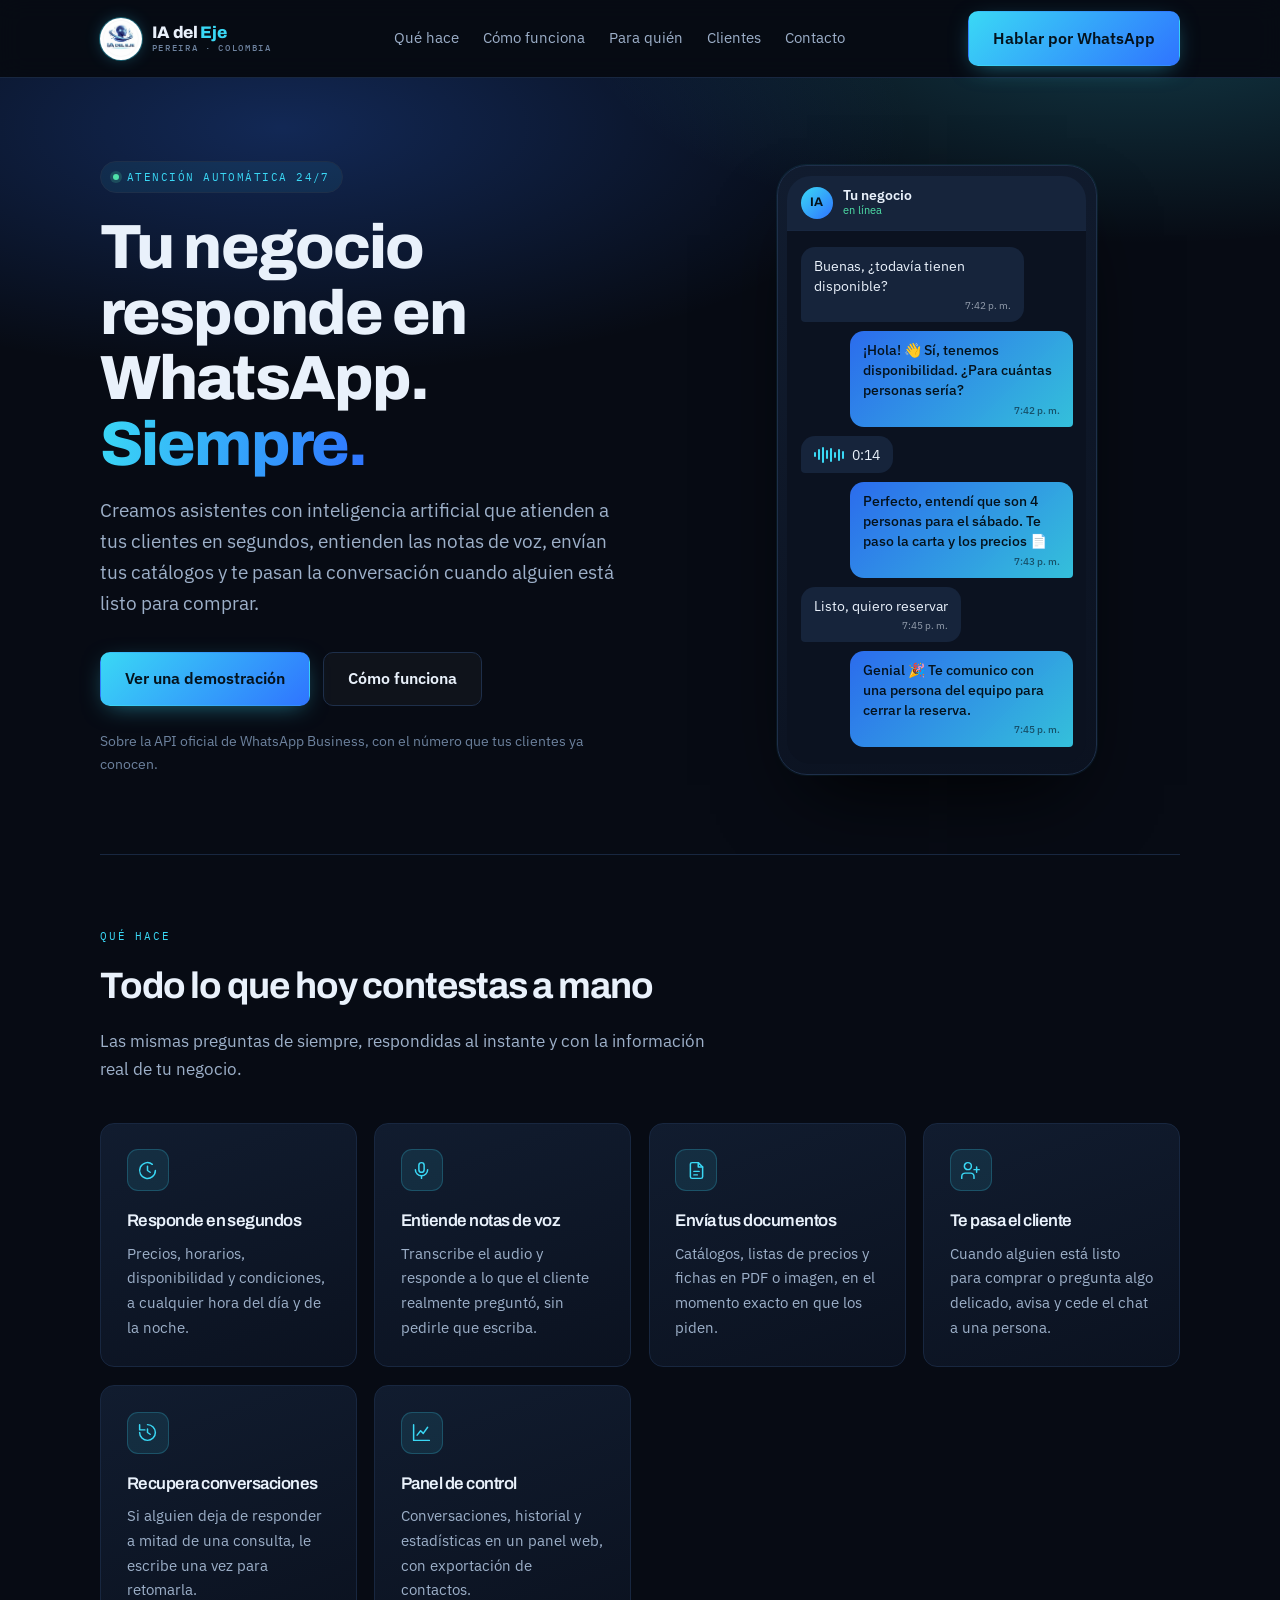
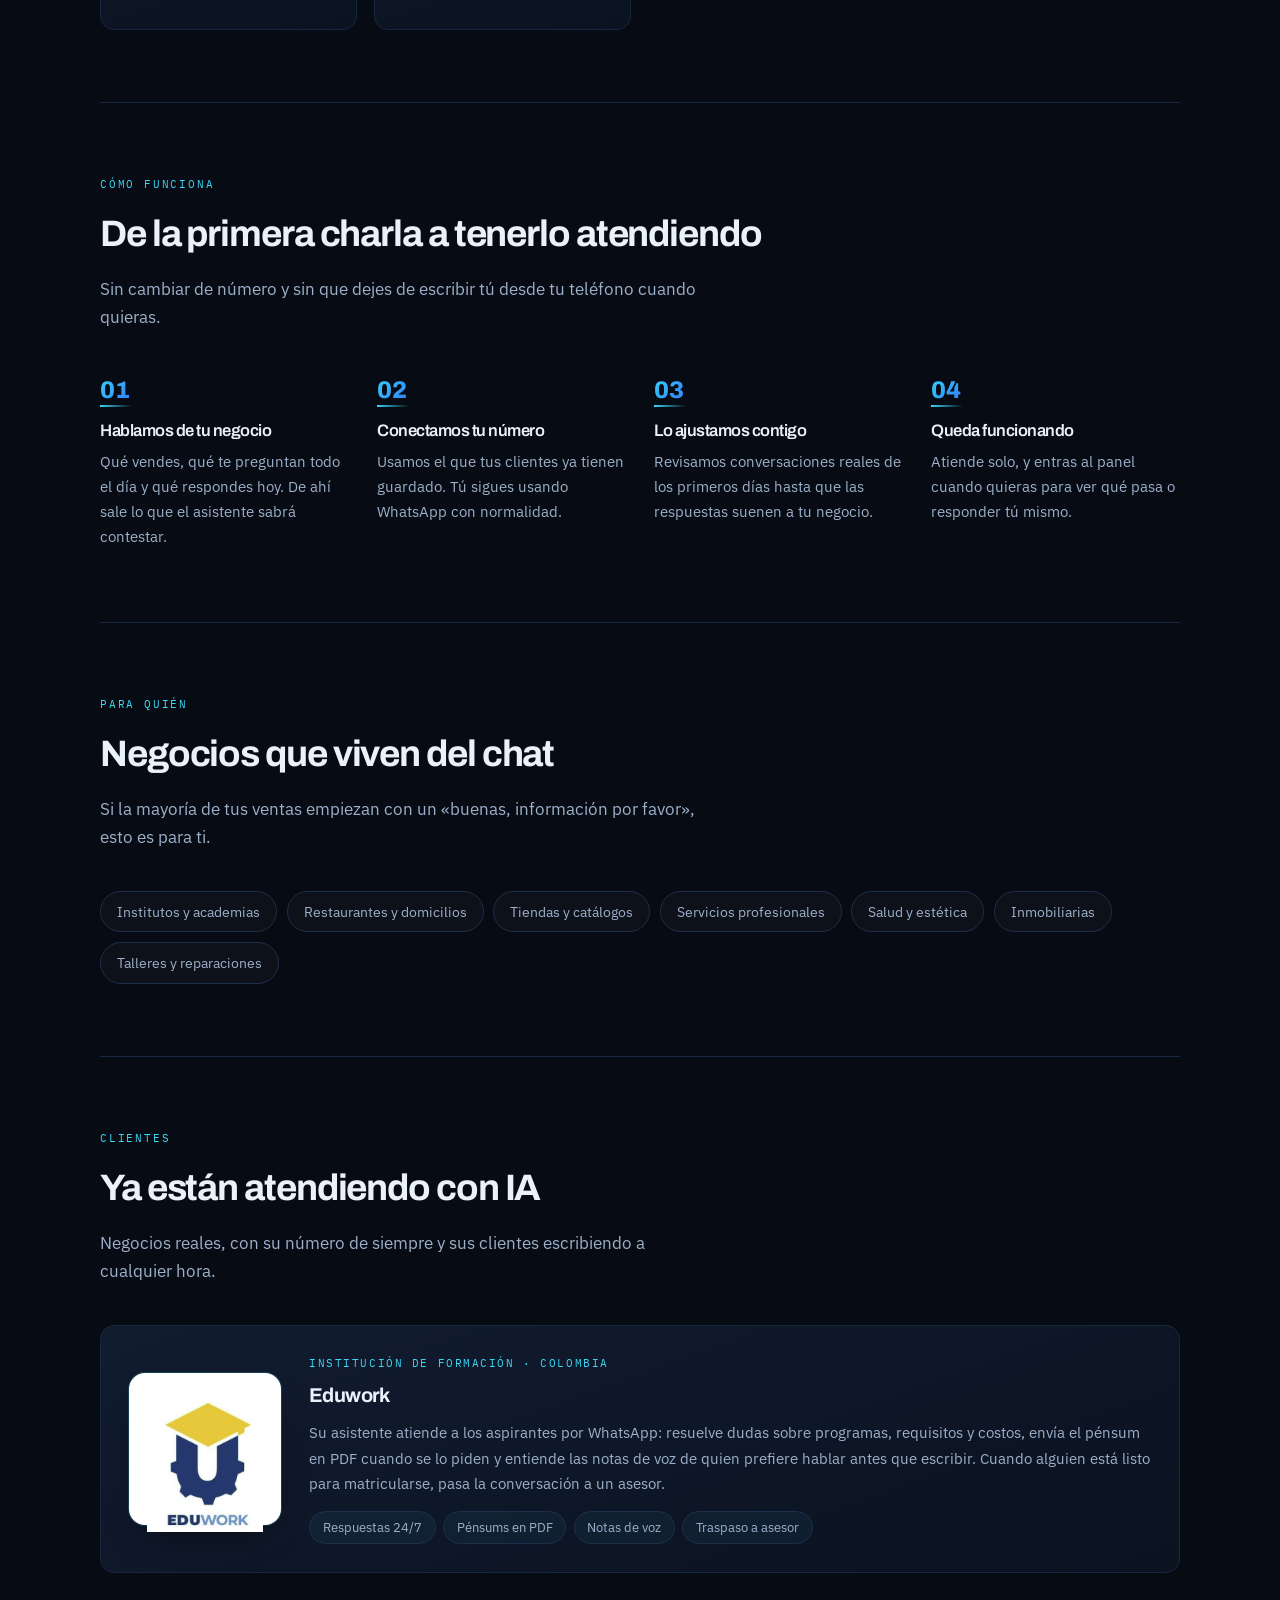
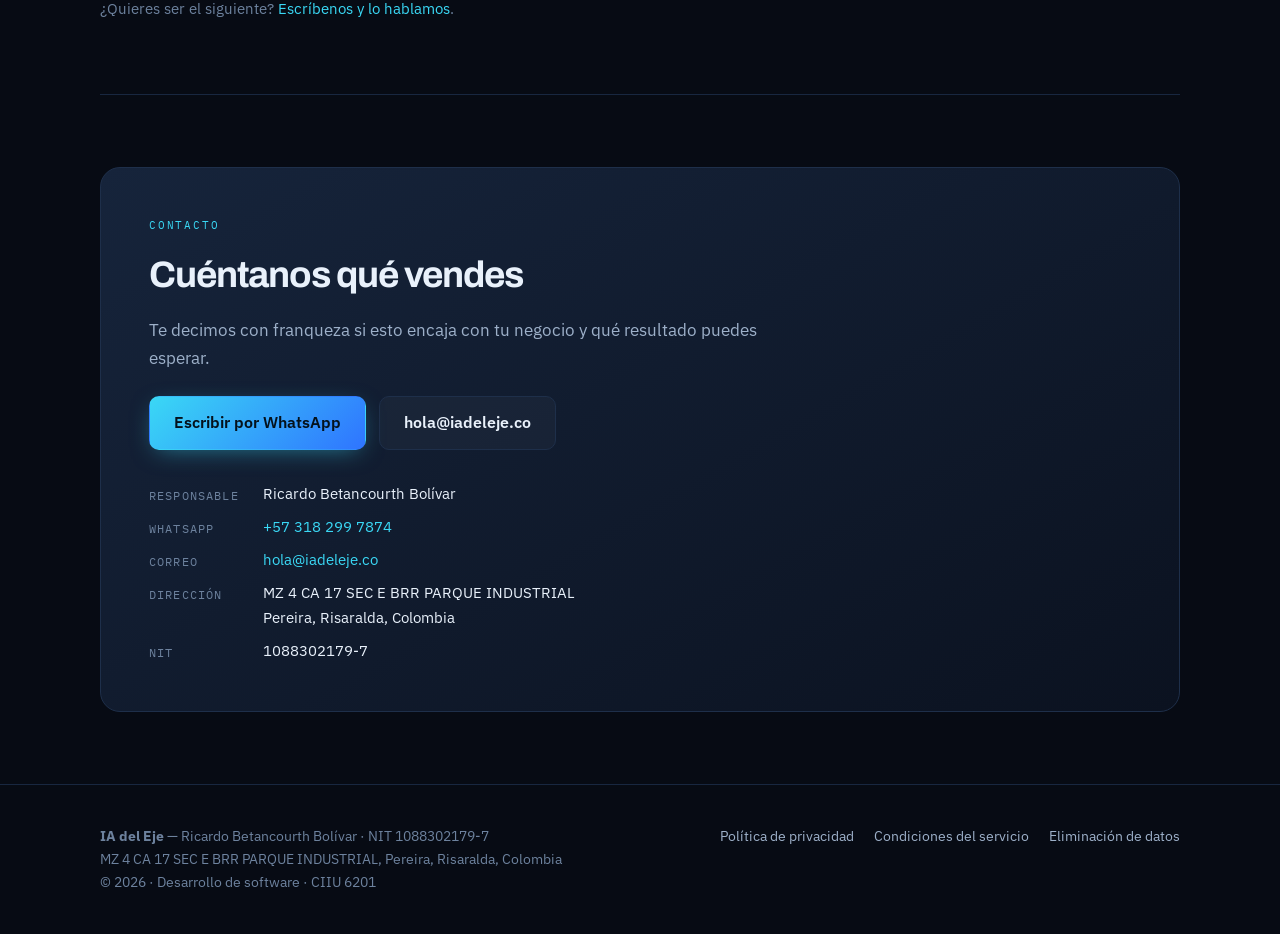
<file: index.html>
<!doctype html>
<html lang="es">
<head>
<meta charset="utf-8">
<meta name="viewport" content="width=device-width, initial-scale=1">
<title>IA del Eje — Asistentes de WhatsApp con inteligencia artificial</title>
<meta name="description" content="Asistentes de WhatsApp con IA para negocios que venden por chat: responden en segundos, entienden notas de voz, envían tus catálogos y te pasan el cliente cuando está listo para comprar. Pereira, Colombia.">
<link rel="canonical" href="https://iadeleje.co/">
<meta property="og:title" content="IA del Eje — Asistentes de WhatsApp con IA">
<meta property="og:description" content="Tu negocio responde en WhatsApp. Siempre.">
<meta property="og:url" content="https://iadeleje.co/">
<meta property="og:type" content="website">
<meta name="theme-color" content="#070b14">
<link rel="icon" href="logo.png">
<link rel="preconnect" href="https://fonts.googleapis.com">
<link rel="preconnect" href="https://fonts.gstatic.com" crossorigin>
<link rel="stylesheet" href="https://fonts.googleapis.com/css2?family=Archivo:wght@600;700;800&family=IBM+Plex+Sans:wght@400;500;600&family=IBM+Plex+Mono:wght@500&display=swap">
<style>
  :root{
    --void:#070b14; --deep:#0b1220; --panel:#111c2f; --panel-2:#16243b;
    --line:#1e2f4a; --line-soft:#182740;
    --ink:#e9f1fb; --ink-mid:#9db0c9; --ink-soft:#6d829e;
    --cyan:#3ad8f5; --blue:#2f74ff; --mint:#4fe0a8;
    --on-accent:#04121c;
    --r:14px;
  }
  *{box-sizing:border-box}
  html{scroll-behavior:smooth}
  body{
    margin:0; background:var(--void); color:var(--ink);
    font-family:"IBM Plex Sans",system-ui,-apple-system,"Segoe UI",sans-serif;
    font-size:17px; line-height:1.65; -webkit-text-size-adjust:100%;
    overflow-x:hidden;
  }
  .wrap{max-width:70rem;margin:0 auto;padding:0 1.25rem}
  h1,h2,h3{font-family:Archivo,system-ui,sans-serif;letter-spacing:-.03em;text-wrap:balance;margin:0}
  a{color:inherit}
  img{max-width:100%;height:auto;display:block}

  /* ── navegación ── */
  .nav{position:sticky;top:0;z-index:50;background:rgba(7,11,20,.82);backdrop-filter:blur(12px);border-bottom:1px solid var(--line-soft)}
  .nav .wrap{display:flex;align-items:center;justify-content:space-between;gap:1rem;padding-top:.7rem;padding-bottom:.7rem}
  .marca{display:flex;align-items:center;gap:.6rem;text-decoration:none}
  .marca .logo{width:42px;height:42px;border-radius:50%;flex:none;object-fit:cover;background:#fff;box-shadow:0 0 0 1px rgba(58,216,245,.35),0 0 18px -4px rgba(58,216,245,.45)}
  .marca .txt{font-family:Archivo,sans-serif;font-weight:800;font-size:1.05rem;letter-spacing:-.02em;line-height:1.1}
  .marca .txt em{font-style:normal;color:var(--cyan)}
  .marca .txt small{display:block;font-family:"IBM Plex Mono",monospace;font-size:.58rem;font-weight:500;letter-spacing:.18em;color:var(--ink-soft);text-transform:uppercase}
  .nav nav{display:flex;gap:1.5rem;font-size:.92rem}
  .nav nav a{color:var(--ink-mid);text-decoration:none;transition:color .15s}
  .nav nav a:hover{color:var(--cyan)}
  @media(max-width:62rem){.nav nav{display:none}}
  @media(max-width:30rem){.nav .btn{display:none}}

  /* ── botones ── */
  .btn{display:inline-flex;align-items:center;gap:.5rem;padding:.85rem 1.5rem;border-radius:10px;
    font-weight:600;font-size:.97rem;text-decoration:none;border:1px solid transparent;
    transition:transform .15s,box-shadow .15s,background .15s,border-color .15s}
  .btn:hover{transform:translateY(-2px)}
  .btn:focus-visible{outline:2px solid var(--cyan);outline-offset:3px}
  .btn-p{background:linear-gradient(135deg,var(--cyan),var(--blue));color:var(--on-accent);
    box-shadow:0 6px 24px -8px rgba(58,216,245,.55)}
  .btn-p:hover{box-shadow:0 12px 32px -8px rgba(58,216,245,.7)}
  .btn-s{border-color:var(--line);color:var(--ink);background:rgba(255,255,255,.03)}
  .btn-s:hover{border-color:var(--cyan);color:var(--cyan)}

  /* ── portada ── */
  .hero{position:relative;padding:4.5rem 0 4rem;overflow:hidden}
  .hero::before{content:"";position:absolute;inset:-30% -20% auto -20%;height:44rem;pointer-events:none;
    background:radial-gradient(50% 50% at 30% 40%,rgba(47,116,255,.28),transparent 70%),
               radial-gradient(45% 45% at 78% 25%,rgba(58,216,245,.22),transparent 70%)}
  .hero .wrap{position:relative;display:grid;grid-template-columns:1.05fr .95fr;gap:3.5rem;align-items:center}
  @media(max-width:62rem){.hero .wrap{grid-template-columns:1fr;gap:2.75rem}}
  .pill{display:inline-flex;align-items:center;gap:.5rem;font-family:"IBM Plex Mono",monospace;
    font-size:.7rem;letter-spacing:.13em;text-transform:uppercase;color:var(--cyan);
    border:1px solid var(--line);background:rgba(58,216,245,.07);padding:.35rem .75rem;border-radius:99px;margin-bottom:1.4rem}
  .pill .dot{width:6px;height:6px;border-radius:50%;background:var(--mint);box-shadow:0 0 0 3px rgba(79,224,168,.18)}
  .hero h1{font-size:clamp(2.3rem,6.2vw,3.9rem);font-weight:800;line-height:1.05;margin-bottom:1.1rem}
  .hero h1 em{font-style:normal;background:linear-gradient(100deg,var(--cyan),var(--blue));
    -webkit-background-clip:text;background-clip:text;color:transparent}
  .hero p.lead{font-size:clamp(1.03rem,2.2vw,1.18rem);color:var(--ink-mid);max-width:34rem;margin:0 0 2rem}
  .acciones{display:flex;flex-wrap:wrap;gap:.8rem}
  .bajo{margin-top:1.5rem;font-size:.86rem;color:var(--ink-soft)}

  /* ── teléfono ── */
  .fono{justify-self:center;width:min(20rem,100%);border-radius:30px;border:1px solid var(--line);
    background:linear-gradient(160deg,var(--panel),var(--deep));padding:.6rem;
    box-shadow:0 40px 80px -30px rgba(0,0,0,.9),0 0 0 1px rgba(58,216,245,.08)}
  .fono .barra{display:flex;align-items:center;gap:.6rem;padding:.7rem .85rem;border-radius:24px 24px 0 0;
    background:var(--panel-2);border-bottom:1px solid var(--line-soft)}
  .fono .av{width:32px;height:32px;border-radius:50%;flex:none;
    background:linear-gradient(135deg,var(--cyan),var(--blue));display:grid;place-items:center;
    font-family:Archivo,sans-serif;font-weight:700;font-size:.78rem;color:var(--on-accent)}
  .fono .quien{font-size:.85rem;font-weight:600;line-height:1.25}
  .fono .quien span{display:block;font-size:.68rem;font-weight:400;color:var(--mint)}
  .chats{padding:1rem .85rem 1.1rem;display:flex;flex-direction:column;gap:.55rem;
    background:var(--deep);border-radius:0 0 24px 24px;min-height:20rem}
  .msg{max-width:82%;padding:.55rem .8rem;border-radius:14px;font-size:.87rem;line-height:1.45;
    opacity:0;transform:translateY(8px);animation:aparece .45s ease forwards}
  .msg.ent{align-self:flex-start;background:var(--panel-2);border-bottom-left-radius:4px}
  .msg.sal{align-self:flex-end;background:linear-gradient(135deg,rgba(47,116,255,.92),rgba(58,216,245,.88));
    color:var(--on-accent);border-bottom-right-radius:4px;font-weight:500}
  .msg .hora{display:block;font-size:.62rem;opacity:.6;margin-top:.2rem;text-align:right}
  .msg.audio{display:flex;align-items:center;gap:.5rem}
  .onda{display:flex;align-items:center;gap:2px;height:16px}
  .onda i{width:2px;border-radius:2px;background:var(--cyan);display:block}
  @keyframes aparece{to{opacity:1;transform:none}}
  @media(prefers-reduced-motion:reduce){.msg{animation:none;opacity:1;transform:none}}

  /* ── secciones ── */
  section.bloque{padding:4.5rem 0;border-top:1px solid var(--line-soft)}
  .eyebrow{font-family:"IBM Plex Mono",monospace;font-size:.7rem;letter-spacing:.16em;
    text-transform:uppercase;color:var(--cyan);margin:0 0 .7rem}
  h2{font-size:clamp(1.6rem,4vw,2.3rem);font-weight:700;margin-bottom:.6rem}
  .sub{color:var(--ink-mid);max-width:38rem;margin:0 0 2.5rem}

  .rejilla{display:grid;grid-template-columns:repeat(auto-fit,minmax(16rem,1fr));gap:1.1rem}
  .card{background:linear-gradient(160deg,var(--panel),var(--deep));border:1px solid var(--line-soft);
    border-radius:var(--r);padding:1.6rem;transition:border-color .2s,transform .2s}
  .card:hover{border-color:var(--line);transform:translateY(-3px)}
  .card .ico{width:42px;height:42px;border-radius:11px;display:grid;place-items:center;margin-bottom:1rem;
    background:rgba(58,216,245,.1);border:1px solid rgba(58,216,245,.22)}
  .card .ico svg{width:21px;height:21px;stroke:var(--cyan);fill:none;stroke-width:1.7;
    stroke-linecap:round;stroke-linejoin:round}
  .card h3{font-size:1.06rem;font-weight:600;margin-bottom:.4rem}
  .card p{margin:0;color:var(--ink-mid);font-size:.94rem}

  /* pasos: es una secuencia real, por eso van numerados */
  ol.pasos{list-style:none;counter-reset:s;margin:0;padding:0;
    display:grid;grid-template-columns:repeat(auto-fit,minmax(14rem,1fr));gap:1.75rem}
  ol.pasos li{counter-increment:s;position:relative;padding-top:2.9rem}
  ol.pasos li::before{content:counter(s,decimal-leading-zero);position:absolute;top:0;left:0;
    font-family:Archivo,sans-serif;font-weight:800;font-size:1.5rem;
    background:linear-gradient(135deg,var(--cyan),var(--blue));-webkit-background-clip:text;
    background-clip:text;color:transparent}
  ol.pasos li::after{content:"";position:absolute;top:2.15rem;left:0;width:2rem;height:2px;
    background:linear-gradient(90deg,var(--cyan),transparent)}
  ol.pasos h3{font-size:1.04rem;font-weight:600;margin-bottom:.35rem}
  ol.pasos p{margin:0;color:var(--ink-mid);font-size:.94rem}

  .sectores{display:flex;flex-wrap:wrap;gap:.6rem}
  .sector{border:1px solid var(--line);background:rgba(255,255,255,.025);border-radius:99px;
    padding:.5rem 1rem;font-size:.9rem;color:var(--ink-mid)}

  /* ── clientes ── */
  .cliente{display:grid;grid-template-columns:auto 1fr;gap:1.75rem;align-items:center;
    background:linear-gradient(160deg,var(--panel),var(--deep));border:1px solid var(--line-soft);
    border-radius:var(--r);padding:1.75rem}
  @media(max-width:40rem){.cliente{grid-template-columns:1fr;gap:1.25rem;text-align:left}}
  .cliente .placa{width:9.5rem;height:9.5rem;border-radius:16px;background:#fff;flex:none;
    display:grid;place-items:center;padding:1.1rem;
    box-shadow:0 0 0 1px rgba(58,216,245,.2),0 18px 40px -22px rgba(0,0,0,.9)}
  @media(max-width:40rem){.cliente .placa{width:7.5rem;height:7.5rem;padding:.9rem}}
  .cliente .placa img{max-width:100%;max-height:100%;object-fit:contain}
  .cliente .quien{font-family:"IBM Plex Mono",monospace;font-size:.7rem;letter-spacing:.14em;
    text-transform:uppercase;color:var(--cyan);margin:0 0 .45rem}
  .cliente h3{font-size:1.25rem;font-weight:700;margin-bottom:.5rem}
  .cliente p{margin:0 0 .9rem;color:var(--ink-mid);font-size:.96rem}
  .cliente ul{list-style:none;margin:0;padding:0;display:flex;flex-wrap:wrap;gap:.45rem}
  .cliente li{font-size:.83rem;color:var(--ink-mid);border:1px solid var(--line);
    background:rgba(58,216,245,.05);border-radius:99px;padding:.3rem .8rem}
  .siguiente{margin:1.5rem 0 0;color:var(--ink-soft);font-size:.92rem}
  .siguiente a{color:var(--cyan);text-decoration:none}
  .siguiente a:hover{text-decoration:underline}

  /* ── contacto ── */
  .cta{position:relative;border-radius:20px;overflow:hidden;border:1px solid var(--line);
    background:linear-gradient(150deg,var(--panel-2),var(--deep));padding:clamp(1.75rem,5vw,3rem)}
  .cta::before{content:"";position:absolute;inset:auto -10% -60% 40%;height:22rem;pointer-events:none;
    background:radial-gradient(50% 50% at 50% 50%,rgba(58,216,245,.2),transparent 70%)}
  .cta > *{position:relative}
  dl.datos{display:grid;grid-template-columns:auto 1fr;gap:.5rem 1.5rem;margin:2rem 0 0;font-size:.94rem}
  dl.datos dt{color:var(--ink-soft);font-family:"IBM Plex Mono",monospace;font-size:.72rem;
    letter-spacing:.1em;text-transform:uppercase;padding-top:.25rem}
  dl.datos dd{margin:0}
  dl.datos a{color:var(--cyan);text-decoration:none}
  dl.datos a:hover{text-decoration:underline}
  @media(max-width:34rem){dl.datos{grid-template-columns:1fr;gap:.15rem}dl.datos dd{margin-bottom:.9rem}}

  /* ── pie ── */
  footer.pie{border-top:1px solid var(--line-soft);padding:2.5rem 0;font-size:.87rem;color:var(--ink-soft)}
  footer.pie .wrap{display:flex;flex-wrap:wrap;gap:1.25rem;justify-content:space-between}
  footer.pie a{color:var(--ink-mid);text-decoration:none}
  footer.pie a:hover{color:var(--cyan)}
  footer.pie .legal{display:flex;flex-wrap:wrap;gap:.4rem 1.25rem;align-content:start}
</style>
</head>
<body>

<header class="nav">
  <div class="wrap">
    <a class="marca" href="/">
      <img class="logo" src="logo.png" alt="IA del Eje" onerror="this.replaceWith(marcaRespaldo())">
      <span class="txt">IA del <em>Eje</em><small>Pereira · Colombia</small></span>
    </a>
    <nav>
      <a href="#servicio">Qué hace</a>
      <a href="#como">Cómo funciona</a>
      <a href="#sectores">Para quién</a>
      <a href="#clientes">Clientes</a>
      <a href="#contacto">Contacto</a>
    </nav>
    <a class="btn btn-p" href="https://wa.me/573182997874">Hablar por WhatsApp</a>
  </div>
</header>

<main>

  <section class="hero">
    <div class="wrap">
      <div>
        <p class="pill"><span class="dot"></span> Atención automática 24/7</p>
        <h1>Tu negocio responde en WhatsApp. <em>Siempre.</em></h1>
        <p class="lead">
          Creamos asistentes con inteligencia artificial que atienden a tus clientes en
          segundos, entienden las notas de voz, envían tus catálogos y te pasan la
          conversación cuando alguien está listo para comprar.
        </p>
        <div class="acciones">
          <a class="btn btn-p" href="https://wa.me/573182997874">Ver una demostración</a>
          <a class="btn btn-s" href="#como">Cómo funciona</a>
        </div>
        <p class="bajo">Sobre la API oficial de WhatsApp Business, con el número que tus clientes ya conocen.</p>
      </div>

      <div class="fono" aria-hidden="true">
        <div class="barra">
          <span class="av">IA</span>
          <span class="quien">Tu negocio<span>en línea</span></span>
        </div>
        <div class="chats">
          <div class="msg ent" style="animation-delay:.2s">Buenas, ¿todavía tienen disponible?<span class="hora">7:42 p.&nbsp;m.</span></div>
          <div class="msg sal" style="animation-delay:1s">¡Hola! 👋 Sí, tenemos disponibilidad. ¿Para cuántas personas sería?<span class="hora">7:42 p.&nbsp;m.</span></div>
          <div class="msg ent audio" style="animation-delay:1.9s">
            <span class="onda">
              <i style="height:5px"></i><i style="height:11px"></i><i style="height:16px"></i><i style="height:9px"></i>
              <i style="height:14px"></i><i style="height:6px"></i><i style="height:12px"></i><i style="height:8px"></i>
            </span>
            0:14
          </div>
          <div class="msg sal" style="animation-delay:2.7s">Perfecto, entendí que son 4 personas para el sábado. Te paso la carta y los precios 📄<span class="hora">7:43 p.&nbsp;m.</span></div>
          <div class="msg ent" style="animation-delay:3.6s">Listo, quiero reservar<span class="hora">7:45 p.&nbsp;m.</span></div>
          <div class="msg sal" style="animation-delay:4.4s">Genial 🎉 Te comunico con una persona del equipo para cerrar la reserva.<span class="hora">7:45 p.&nbsp;m.</span></div>
        </div>
      </div>
    </div>
  </section>

  <div class="wrap">

    <section class="bloque" id="servicio">
      <p class="eyebrow">Qué hace</p>
      <h2>Todo lo que hoy contestas a mano</h2>
      <p class="sub">Las mismas preguntas de siempre, respondidas al instante y con la información real de tu negocio.</p>

      <div class="rejilla">
        <div class="card">
          <div class="ico"><svg viewBox="0 0 24 24"><path d="M21 12a9 9 0 1 1-3.5-7.1"/><path d="M12 7v5l3 2"/></svg></div>
          <h3>Responde en segundos</h3>
          <p>Precios, horarios, disponibilidad y condiciones, a cualquier hora del día y de la noche.</p>
        </div>
        <div class="card">
          <div class="ico"><svg viewBox="0 0 24 24"><rect x="9" y="3" width="6" height="11" rx="3"/><path d="M5 11a7 7 0 0 0 14 0"/><path d="M12 18v3"/></svg></div>
          <h3>Entiende notas de voz</h3>
          <p>Transcribe el audio y responde a lo que el cliente realmente preguntó, sin pedirle que escriba.</p>
        </div>
        <div class="card">
          <div class="ico"><svg viewBox="0 0 24 24"><path d="M14 3v5h5"/><path d="M14 3H7a2 2 0 0 0-2 2v14a2 2 0 0 0 2 2h10a2 2 0 0 0 2-2V8z"/><path d="M9 13h6M9 17h4"/></svg></div>
          <h3>Envía tus documentos</h3>
          <p>Catálogos, listas de precios y fichas en PDF o imagen, en el momento exacto en que los piden.</p>
        </div>
        <div class="card">
          <div class="ico"><svg viewBox="0 0 24 24"><path d="M16 21v-2a4 4 0 0 0-4-4H6a4 4 0 0 0-4 4v2"/><circle cx="9" cy="7" r="4"/><path d="M19 8v6M22 11h-6"/></svg></div>
          <h3>Te pasa el cliente</h3>
          <p>Cuando alguien está listo para comprar o pregunta algo delicado, avisa y cede el chat a una persona.</p>
        </div>
        <div class="card">
          <div class="ico"><svg viewBox="0 0 24 24"><path d="M3 12a9 9 0 1 0 9-9"/><path d="M3 3v6h6"/><path d="M12 8v4l3 2"/></svg></div>
          <h3>Recupera conversaciones</h3>
          <p>Si alguien deja de responder a mitad de una consulta, le escribe una vez para retomarla.</p>
        </div>
        <div class="card">
          <div class="ico"><svg viewBox="0 0 24 24"><path d="M3 3v18h18"/><path d="M7 15l4-5 3 3 5-7"/></svg></div>
          <h3>Panel de control</h3>
          <p>Conversaciones, historial y estadísticas en un panel web, con exportación de contactos.</p>
        </div>
      </div>
    </section>

    <section class="bloque" id="como">
      <p class="eyebrow">Cómo funciona</p>
      <h2>De la primera charla a tenerlo atendiendo</h2>
      <p class="sub">Sin cambiar de número y sin que dejes de escribir tú desde tu teléfono cuando quieras.</p>
      <ol class="pasos">
        <li>
          <h3>Hablamos de tu negocio</h3>
          <p>Qué vendes, qué te preguntan todo el día y qué respondes hoy. De ahí sale lo que el asistente sabrá contestar.</p>
        </li>
        <li>
          <h3>Conectamos tu número</h3>
          <p>Usamos el que tus clientes ya tienen guardado. Tú sigues usando WhatsApp con normalidad.</p>
        </li>
        <li>
          <h3>Lo ajustamos contigo</h3>
          <p>Revisamos conversaciones reales de los primeros días hasta que las respuestas suenen a tu negocio.</p>
        </li>
        <li>
          <h3>Queda funcionando</h3>
          <p>Atiende solo, y entras al panel cuando quieras para ver qué pasa o responder tú mismo.</p>
        </li>
      </ol>
    </section>

    <section class="bloque" id="sectores">
      <p class="eyebrow">Para quién</p>
      <h2>Negocios que viven del chat</h2>
      <p class="sub">Si la mayoría de tus ventas empiezan con un «buenas, información por favor», esto es para ti.</p>
      <div class="sectores">
        <span class="sector">Institutos y academias</span>
        <span class="sector">Restaurantes y domicilios</span>
        <span class="sector">Tiendas y catálogos</span>
        <span class="sector">Servicios profesionales</span>
        <span class="sector">Salud y estética</span>
        <span class="sector">Inmobiliarias</span>
        <span class="sector">Talleres y reparaciones</span>
      </div>
    </section>

    <section class="bloque" id="clientes">
      <p class="eyebrow">Clientes</p>
      <h2>Ya están atendiendo con IA</h2>
      <p class="sub">Negocios reales, con su número de siempre y sus clientes escribiendo a cualquier hora.</p>

      <div class="cliente">
        <div class="placa">
          <img src="eduwork.png" alt="Eduwork" loading="lazy">
        </div>
        <div>
          <p class="quien">Institución de formación · Colombia</p>
          <h3>Eduwork</h3>
          <p>
            Su asistente atiende a los aspirantes por WhatsApp: resuelve dudas sobre
            programas, requisitos y costos, envía el pénsum en PDF cuando se lo piden y
            entiende las notas de voz de quien prefiere hablar antes que escribir. Cuando
            alguien está listo para matricularse, pasa la conversación a un asesor.
          </p>
          <ul>
            <li>Respuestas 24/7</li>
            <li>Pénsums en PDF</li>
            <li>Notas de voz</li>
            <li>Traspaso a asesor</li>
          </ul>
        </div>
      </div>

      <p class="siguiente">
        ¿Quieres ser el siguiente? <a href="https://wa.me/573182997874">Escríbenos y lo hablamos</a>.
      </p>
    </section>

    <section class="bloque" id="contacto">
      <div class="cta">
        <p class="eyebrow">Contacto</p>
        <h2>Cuéntanos qué vendes</h2>
        <p class="sub" style="margin-bottom:1.5rem">
          Te decimos con franqueza si esto encaja con tu negocio y qué resultado puedes esperar.
        </p>
        <div class="acciones">
          <a class="btn btn-p" href="https://wa.me/573182997874">Escribir por WhatsApp</a>
          <a class="btn btn-s" href="mailto:hola@iadeleje.co">hola@iadeleje.co</a>
        </div>
        <dl class="datos">
          <dt>Responsable</dt><dd>Ricardo Betancourth Bolívar</dd>
          <dt>WhatsApp</dt><dd><a href="https://wa.me/573182997874">+57 318 299 7874</a></dd>
          <dt>Correo</dt><dd><a href="mailto:hola@iadeleje.co">hola@iadeleje.co</a></dd>
          <dt>Dirección</dt><dd>MZ 4 CA 17 SEC E BRR PARQUE INDUSTRIAL<br>Pereira, Risaralda, Colombia</dd>
          <dt>NIT</dt><dd>1088302179-7</dd>
        </dl>
      </div>
    </section>

  </div>
</main>

<footer class="pie">
  <div class="wrap">
    <div>
      <strong>IA del Eje</strong> — Ricardo Betancourth Bolívar · NIT 1088302179-7<br>
      MZ 4 CA 17 SEC E BRR PARQUE INDUSTRIAL, Pereira, Risaralda, Colombia<br>
      © 2026 · Desarrollo de software · CIIU 6201
    </div>
    <div class="legal">
      <a href="/privacidad.html">Política de privacidad</a>
      <a href="/terminos.html">Condiciones del servicio</a>
      <a href="/eliminacion-de-datos.html">Eliminación de datos</a>
    </div>
  </div>
</footer>

<script>
  // Respaldo del logotipo: si logo.png todavía no está subido, se dibuja un
  // monograma en su lugar en vez de dejar la imagen rota.
  function marcaRespaldo() {
    var s = document.createElement("span");
    s.className = "logo";
    s.style.cssText = "display:grid;place-items:center;background:linear-gradient(135deg,#3ad8f5,#2f74ff);" +
      "color:#04121c;font-family:Archivo,sans-serif;font-weight:800;font-size:.95rem";
    s.textContent = "IA";
    return s;
  }
</script>

</body>
</html>
</file>
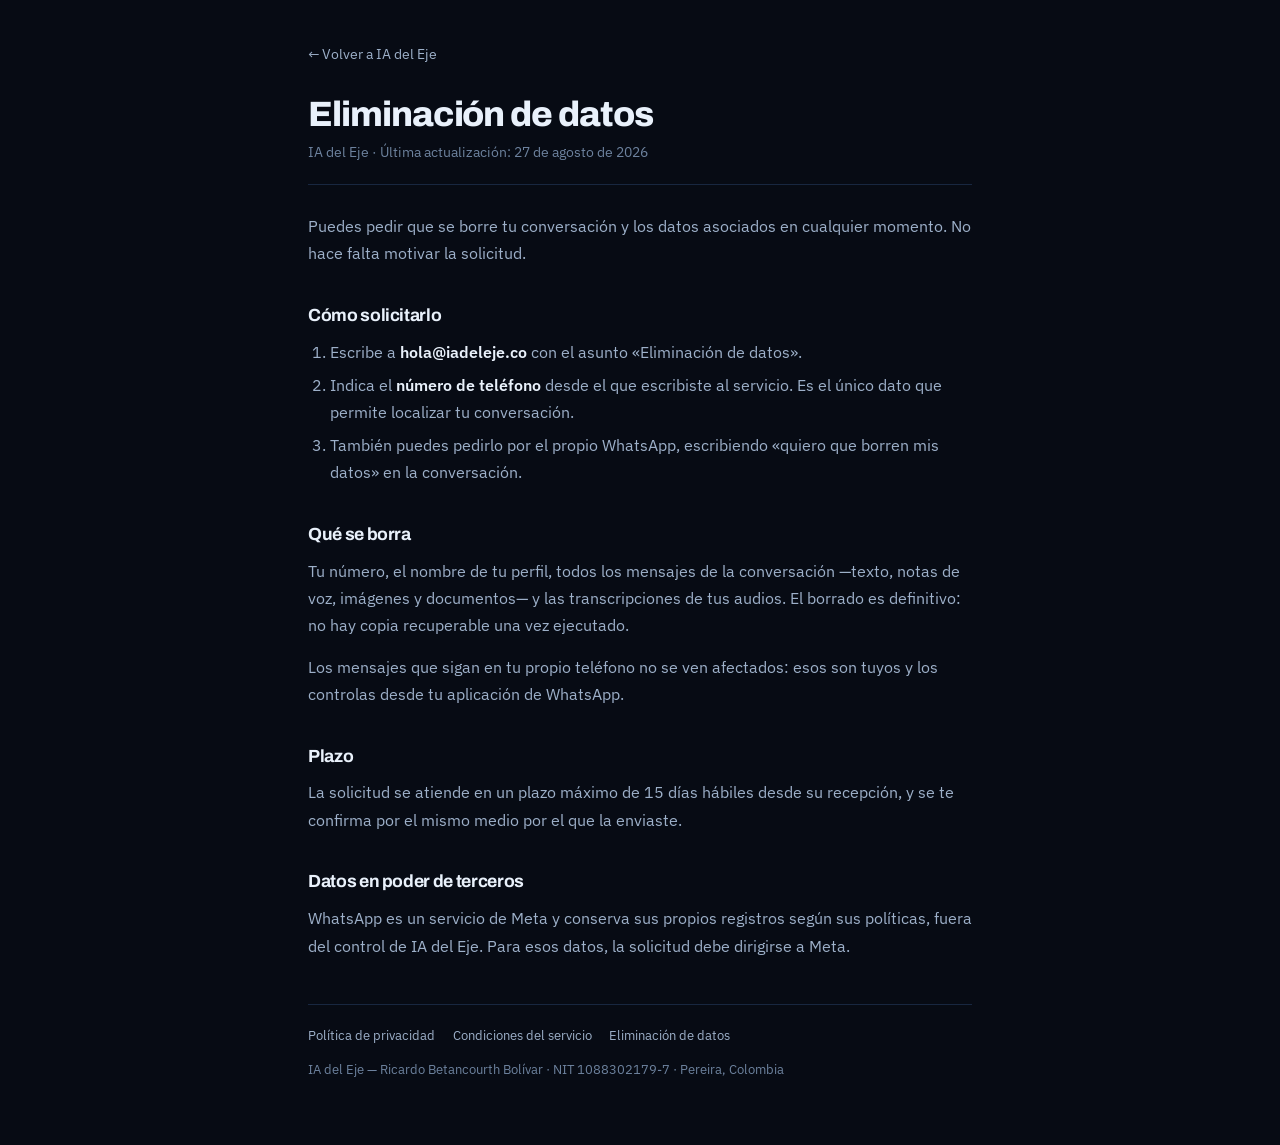
<file: eliminacion-de-datos.html>
<!doctype html>
<html lang="es">
<head>
<meta charset="utf-8">
<meta name="viewport" content="width=device-width, initial-scale=1">
<title>Eliminación de datos — IA del Eje</title>
<meta name="description" content="Cómo solicitar el borrado de tus datos y tu conversación.">
<link rel="preconnect" href="https://fonts.googleapis.com">
<link rel="preconnect" href="https://fonts.gstatic.com" crossorigin>
<link rel="stylesheet" href="https://fonts.googleapis.com/css2?family=Archivo:wght@700;800&family=IBM+Plex+Sans:wght@400;500;600&display=swap">
<link rel="stylesheet" href="/estilo-legal.css">
</head>
<body>
<main>
  <a class="volver" href="/">← Volver a IA del Eje</a>

  <header class="titulo">
    <h1>Eliminación de datos</h1>
    <p>IA del Eje · Última actualización: 27 de agosto de 2026</p>
  </header>

  <p>
    Puedes pedir que se borre tu conversación y los datos asociados en cualquier momento.
    No hace falta motivar la solicitud.
  </p>

  <h2>Cómo solicitarlo</h2>
  <ol>
    <li>Escribe a <strong>hola@iadeleje.co</strong> con el asunto «Eliminación de datos».</li>
    <li>
      Indica el <strong>número de teléfono</strong> desde el que escribiste al servicio.
      Es el único dato que permite localizar tu conversación.
    </li>
    <li>
      También puedes pedirlo por el propio WhatsApp, escribiendo «quiero que borren mis
      datos» en la conversación.
    </li>
  </ol>

  <h2>Qué se borra</h2>
  <p>
    Tu número, el nombre de tu perfil, todos los mensajes de la conversación —texto, notas
    de voz, imágenes y documentos— y las transcripciones de tus audios. El borrado es
    definitivo: no hay copia recuperable una vez ejecutado.
  </p>
  <p>
    Los mensajes que sigan en tu propio teléfono no se ven afectados: esos son tuyos y los
    controlas desde tu aplicación de WhatsApp.
  </p>

  <h2>Plazo</h2>
  <p>
    La solicitud se atiende en un plazo máximo de 15 días hábiles desde su recepción, y se
    te confirma por el mismo medio por el que la enviaste.
  </p>

  <h2>Datos en poder de terceros</h2>
  <p>
    WhatsApp es un servicio de Meta y conserva sus propios registros según sus políticas,
    fuera del control de IA del Eje. Para esos datos, la solicitud debe dirigirse a Meta.
  </p>

  <footer class="pie">
    <div class="enlaces">
      <a href="/privacidad.html">Política de privacidad</a>
      <a href="/terminos.html">Condiciones del servicio</a>
      <a href="/eliminacion-de-datos.html">Eliminación de datos</a>
    </div>
    <div>IA del Eje — Ricardo Betancourth Bolívar · NIT 1088302179-7 · Pereira, Colombia</div>
  </footer>
</main>
</body>
</html>
</file>
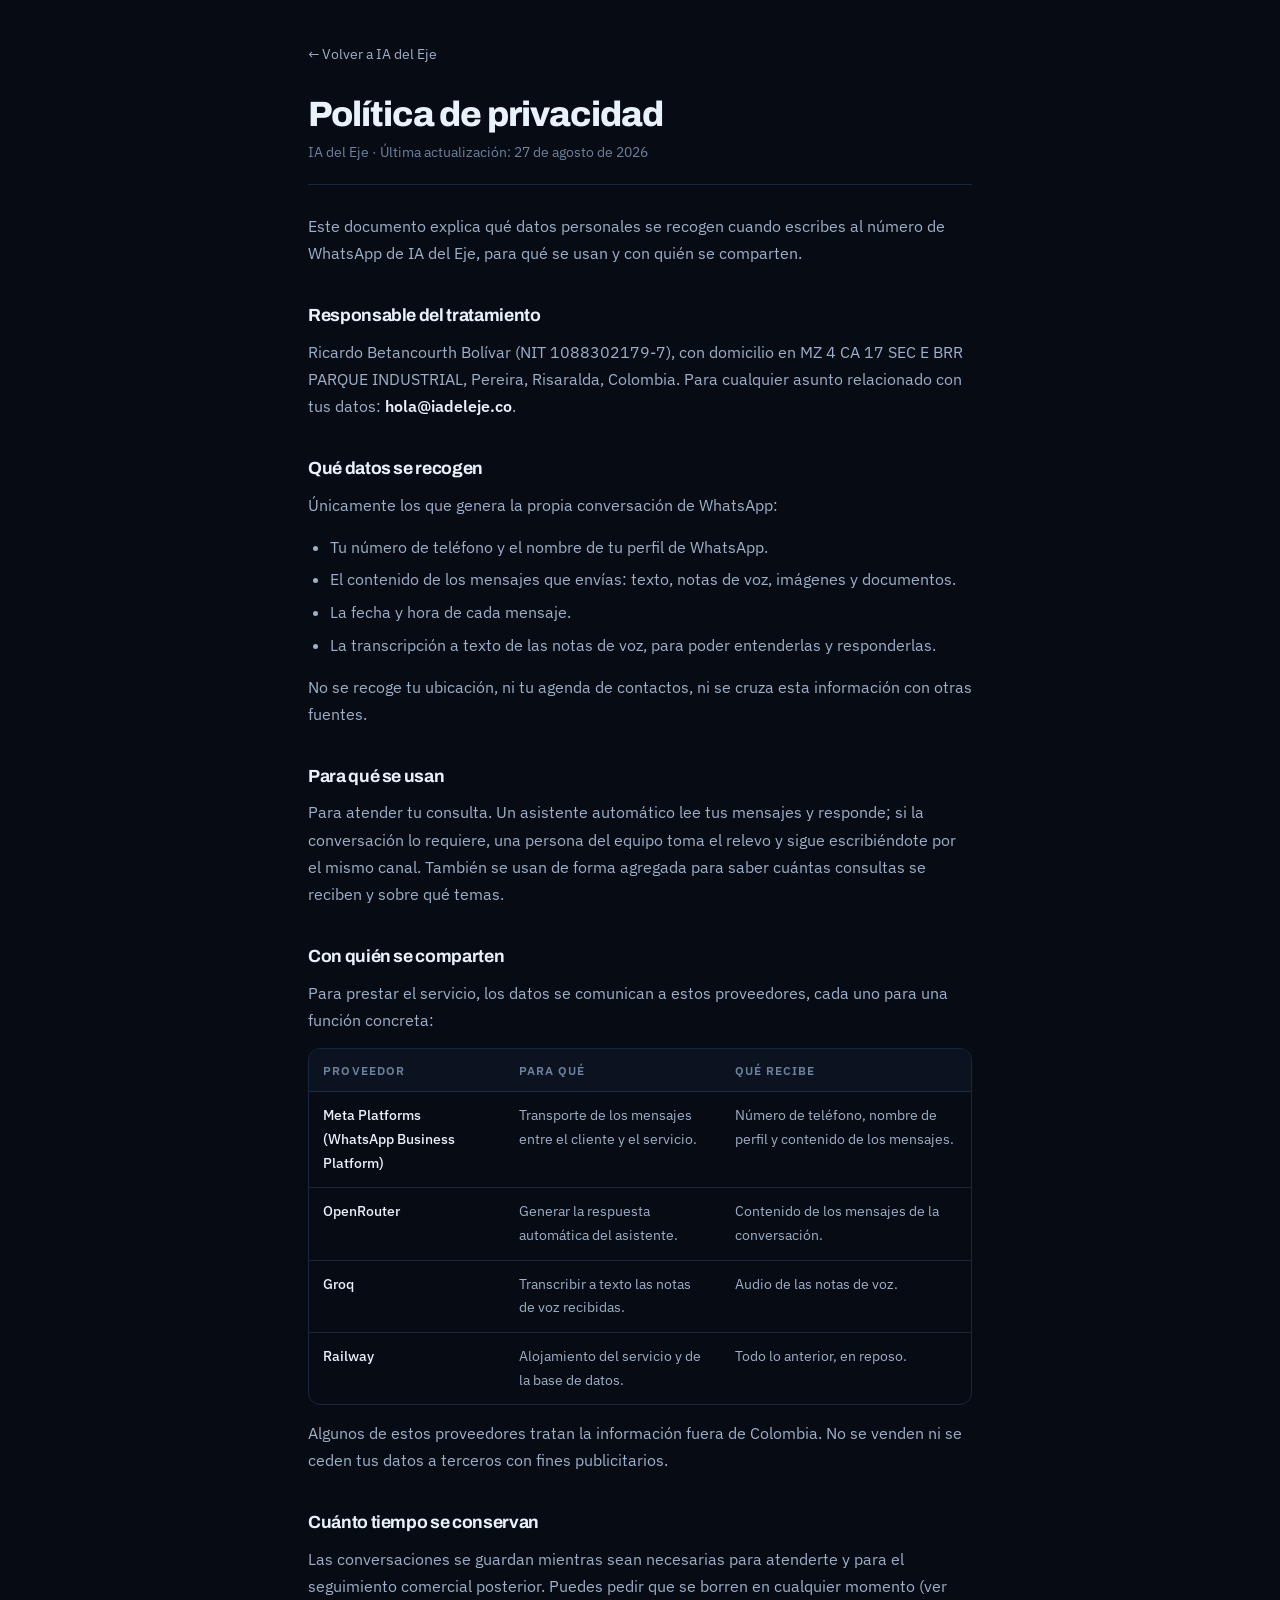
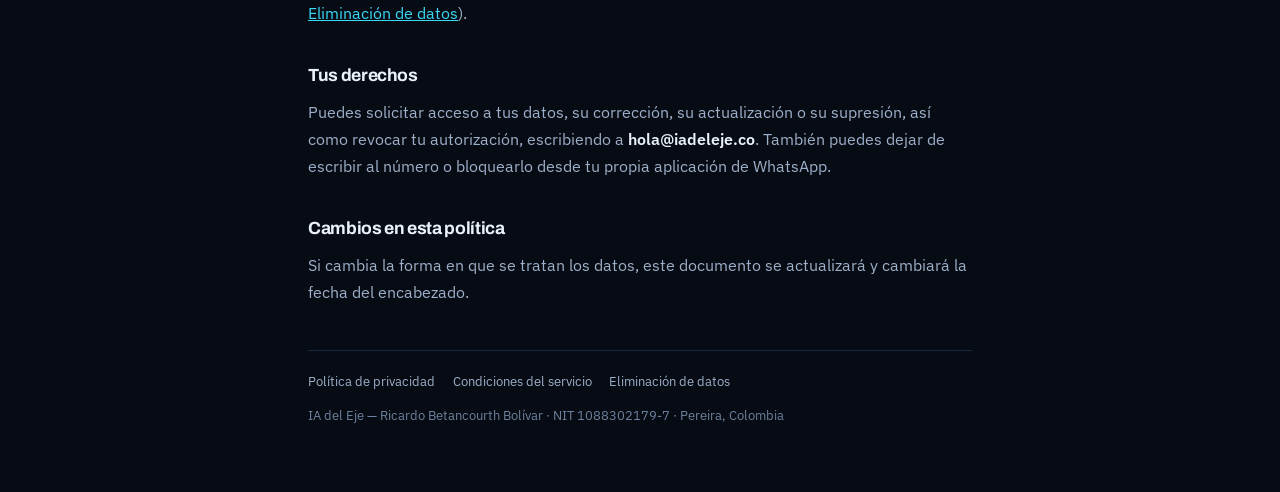
<file: privacidad.html>
<!doctype html>
<html lang="es">
<head>
<meta charset="utf-8">
<meta name="viewport" content="width=device-width, initial-scale=1">
<title>Política de privacidad — IA del Eje</title>
<meta name="description" content="Cómo se tratan los datos de quienes escriben al WhatsApp del servicio.">
<link rel="preconnect" href="https://fonts.googleapis.com">
<link rel="preconnect" href="https://fonts.gstatic.com" crossorigin>
<link rel="stylesheet" href="https://fonts.googleapis.com/css2?family=Archivo:wght@700;800&family=IBM+Plex+Sans:wght@400;500;600&display=swap">
<link rel="stylesheet" href="/estilo-legal.css">
</head>
<body>
<main>
  <a class="volver" href="/">← Volver a IA del Eje</a>

  <header class="titulo">
    <h1>Política de privacidad</h1>
    <p>IA del Eje · Última actualización: 27 de agosto de 2026</p>
  </header>

  <p>
    Este documento explica qué datos personales se recogen cuando escribes al número
    de WhatsApp de IA del Eje, para qué se usan y con quién se comparten.
  </p>

  <h2>Responsable del tratamiento</h2>
  <p>
    Ricardo Betancourth Bolívar (NIT 1088302179-7), con domicilio en
    MZ 4 CA 17 SEC E BRR PARQUE INDUSTRIAL, Pereira, Risaralda, Colombia.
    Para cualquier asunto relacionado con tus datos: <strong>hola@iadeleje.co</strong>.
  </p>

  <h2>Qué datos se recogen</h2>
  <p>Únicamente los que genera la propia conversación de WhatsApp:</p>
  <ul>
    <li>Tu número de teléfono y el nombre de tu perfil de WhatsApp.</li>
    <li>El contenido de los mensajes que envías: texto, notas de voz, imágenes y documentos.</li>
    <li>La fecha y hora de cada mensaje.</li>
    <li>La transcripción a texto de las notas de voz, para poder entenderlas y responderlas.</li>
  </ul>
  <p>
    No se recoge tu ubicación, ni tu agenda de contactos, ni se cruza esta información
    con otras fuentes.
  </p>

  <h2>Para qué se usan</h2>
  <p>
    Para atender tu consulta. Un asistente automático lee tus mensajes y responde; si la
    conversación lo requiere, una persona del equipo toma el relevo y sigue escribiéndote
    por el mismo canal. También se usan de forma agregada para saber cuántas consultas se
    reciben y sobre qué temas.
  </p>

  <h2>Con quién se comparten</h2>
  <p>
    Para prestar el servicio, los datos se comunican a estos proveedores, cada uno para
    una función concreta:
  </p>
  <div class="tabla-envoltorio">
    <table>
      <thead>
        <tr><th>Proveedor</th><th>Para qué</th><th>Qué recibe</th></tr>
      </thead>
      <tbody>
        <tr>
          <td>Meta Platforms (WhatsApp Business Platform)</td>
          <td>Transporte de los mensajes entre el cliente y el servicio.</td>
          <td>Número de teléfono, nombre de perfil y contenido de los mensajes.</td>
        </tr>
        <tr>
          <td>OpenRouter</td>
          <td>Generar la respuesta automática del asistente.</td>
          <td>Contenido de los mensajes de la conversación.</td>
        </tr>
        <tr>
          <td>Groq</td>
          <td>Transcribir a texto las notas de voz recibidas.</td>
          <td>Audio de las notas de voz.</td>
        </tr>
        <tr>
          <td>Railway</td>
          <td>Alojamiento del servicio y de la base de datos.</td>
          <td>Todo lo anterior, en reposo.</td>
        </tr>
      </tbody>
    </table>
  </div>
  <p>
    Algunos de estos proveedores tratan la información fuera de Colombia. No se venden ni
    se ceden tus datos a terceros con fines publicitarios.
  </p>

  <h2>Cuánto tiempo se conservan</h2>
  <p>
    Las conversaciones se guardan mientras sean necesarias para atenderte y para el
    seguimiento comercial posterior. Puedes pedir que se borren en cualquier momento
    (ver <a href="/eliminacion-de-datos.html">Eliminación de datos</a>).
  </p>

  <h2>Tus derechos</h2>
  <p>
    Puedes solicitar acceso a tus datos, su corrección, su actualización o su supresión,
    así como revocar tu autorización, escribiendo a <strong>hola@iadeleje.co</strong>.
    También puedes dejar de escribir al número o bloquearlo desde tu propia aplicación de
    WhatsApp.
  </p>

  <h2>Cambios en esta política</h2>
  <p>
    Si cambia la forma en que se tratan los datos, este documento se actualizará y
    cambiará la fecha del encabezado.
  </p>

  <footer class="pie">
    <div class="enlaces">
      <a href="/privacidad.html">Política de privacidad</a>
      <a href="/terminos.html">Condiciones del servicio</a>
      <a href="/eliminacion-de-datos.html">Eliminación de datos</a>
    </div>
    <div>IA del Eje — Ricardo Betancourth Bolívar · NIT 1088302179-7 · Pereira, Colombia</div>
  </footer>
</main>
</body>
</html>
</file>
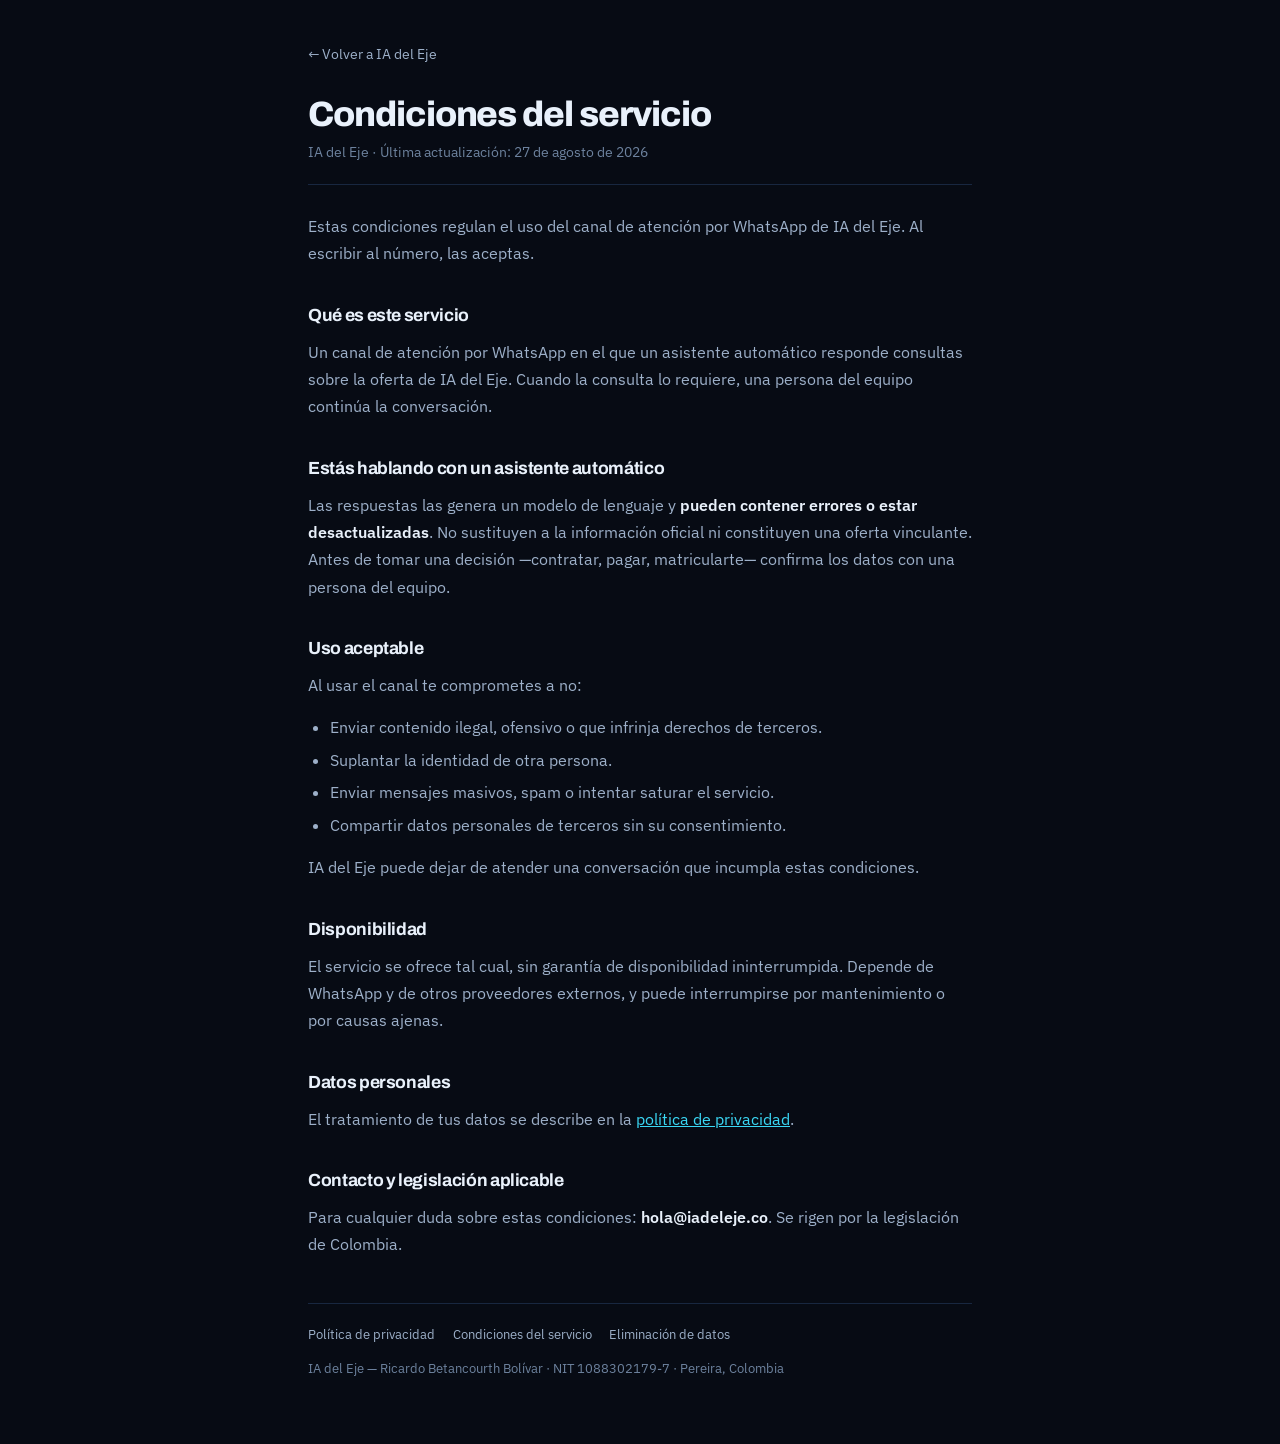
<file: terminos.html>
<!doctype html>
<html lang="es">
<head>
<meta charset="utf-8">
<meta name="viewport" content="width=device-width, initial-scale=1">
<title>Condiciones del servicio — IA del Eje</title>
<meta name="description" content="Condiciones de uso del canal de atención por WhatsApp.">
<link rel="preconnect" href="https://fonts.googleapis.com">
<link rel="preconnect" href="https://fonts.gstatic.com" crossorigin>
<link rel="stylesheet" href="https://fonts.googleapis.com/css2?family=Archivo:wght@700;800&family=IBM+Plex+Sans:wght@400;500;600&display=swap">
<link rel="stylesheet" href="/estilo-legal.css">
</head>
<body>
<main>
  <a class="volver" href="/">← Volver a IA del Eje</a>

  <header class="titulo">
    <h1>Condiciones del servicio</h1>
    <p>IA del Eje · Última actualización: 27 de agosto de 2026</p>
  </header>

  <p>
    Estas condiciones regulan el uso del canal de atención por WhatsApp de IA del Eje.
    Al escribir al número, las aceptas.
  </p>

  <h2>Qué es este servicio</h2>
  <p>
    Un canal de atención por WhatsApp en el que un asistente automático responde consultas
    sobre la oferta de IA del Eje. Cuando la consulta lo requiere, una persona del equipo
    continúa la conversación.
  </p>

  <h2>Estás hablando con un asistente automático</h2>
  <p>
    Las respuestas las genera un modelo de lenguaje y
    <strong>pueden contener errores o estar desactualizadas</strong>. No sustituyen a la
    información oficial ni constituyen una oferta vinculante. Antes de tomar una decisión
    —contratar, pagar, matricularte— confirma los datos con una persona del equipo.
  </p>

  <h2>Uso aceptable</h2>
  <p>Al usar el canal te comprometes a no:</p>
  <ul>
    <li>Enviar contenido ilegal, ofensivo o que infrinja derechos de terceros.</li>
    <li>Suplantar la identidad de otra persona.</li>
    <li>Enviar mensajes masivos, spam o intentar saturar el servicio.</li>
    <li>Compartir datos personales de terceros sin su consentimiento.</li>
  </ul>
  <p>
    IA del Eje puede dejar de atender una conversación que incumpla estas condiciones.
  </p>

  <h2>Disponibilidad</h2>
  <p>
    El servicio se ofrece tal cual, sin garantía de disponibilidad ininterrumpida. Depende
    de WhatsApp y de otros proveedores externos, y puede interrumpirse por mantenimiento o
    por causas ajenas.
  </p>

  <h2>Datos personales</h2>
  <p>
    El tratamiento de tus datos se describe en la
    <a href="/privacidad.html">política de privacidad</a>.
  </p>

  <h2>Contacto y legislación aplicable</h2>
  <p>
    Para cualquier duda sobre estas condiciones: <strong>hola@iadeleje.co</strong>.
    Se rigen por la legislación de Colombia.
  </p>

  <footer class="pie">
    <div class="enlaces">
      <a href="/privacidad.html">Política de privacidad</a>
      <a href="/terminos.html">Condiciones del servicio</a>
      <a href="/eliminacion-de-datos.html">Eliminación de datos</a>
    </div>
    <div>IA del Eje — Ricardo Betancourth Bolívar · NIT 1088302179-7 · Pereira, Colombia</div>
  </footer>
</main>
</body>
</html>
</file>
<file: estilo-legal.css>
:root{
  --void:#070b14; --deep:#0b1220; --panel:#111c2f;
  --line:#1e2f4a; --line-soft:#182740;
  --ink:#e9f1fb; --ink-mid:#9db0c9; --ink-soft:#6d829e;
  --cyan:#3ad8f5;
}
*{box-sizing:border-box}
body{
  margin:0; background:var(--void); color:var(--ink);
  font-family:"IBM Plex Sans",system-ui,-apple-system,"Segoe UI",sans-serif;
  font-size:16px; line-height:1.7; -webkit-text-size-adjust:100%;
}
main{max-width:44rem;margin:0 auto;padding:2.5rem 1.25rem 4rem}
a.volver{display:inline-flex;align-items:center;gap:.4rem;font-size:.88rem;color:var(--ink-mid);
  text-decoration:none;margin-bottom:1.75rem;transition:color .15s}
a.volver:hover{color:var(--cyan)}
header.titulo{border-bottom:1px solid var(--line-soft);padding-bottom:1.25rem;margin-bottom:1.75rem}
h1{font-family:Archivo,system-ui,sans-serif;font-size:clamp(1.7rem,5vw,2.2rem);font-weight:800;
  letter-spacing:-.03em;line-height:1.12;margin:0 0 .4rem;text-wrap:balance}
header.titulo p{margin:0;font-size:.86rem;color:var(--ink-soft)}
h2{font-family:Archivo,system-ui,sans-serif;font-size:1.1rem;font-weight:700;letter-spacing:-.02em;
  margin:2.1rem 0 .5rem}
p{margin:0 0 .9rem;color:var(--ink-mid)}
ul,ol{margin:0 0 .9rem;padding-left:1.35rem;color:var(--ink-mid)}
li{margin-bottom:.35rem}
strong{font-weight:600;color:var(--ink)}
a{color:var(--cyan)}
.tabla-envoltorio{overflow-x:auto;margin:0 0 .9rem;border:1px solid var(--line-soft);border-radius:12px}
table{width:100%;border-collapse:collapse;font-size:.87rem;min-width:32rem}
th{text-align:left;font-weight:600;color:var(--ink-soft);font-size:.72rem;letter-spacing:.09em;
  text-transform:uppercase;border-bottom:1px solid var(--line);padding:.7rem .9rem;background:var(--deep)}
td{vertical-align:top;border-bottom:1px solid var(--line-soft);padding:.75rem .9rem;color:var(--ink-mid)}
tr:last-child td{border-bottom:none}
td:first-child{color:var(--ink);font-weight:500}
footer.pie{margin-top:2.75rem;border-top:1px solid var(--line-soft);padding-top:1.25rem;
  font-size:.82rem;color:var(--ink-soft);display:flex;flex-direction:column;gap:.75rem}
footer.pie .enlaces{display:flex;flex-wrap:wrap;gap:.35rem 1.1rem}
footer.pie a{color:var(--ink-mid);text-decoration:none}
footer.pie a:hover{color:var(--cyan)}
</file>
